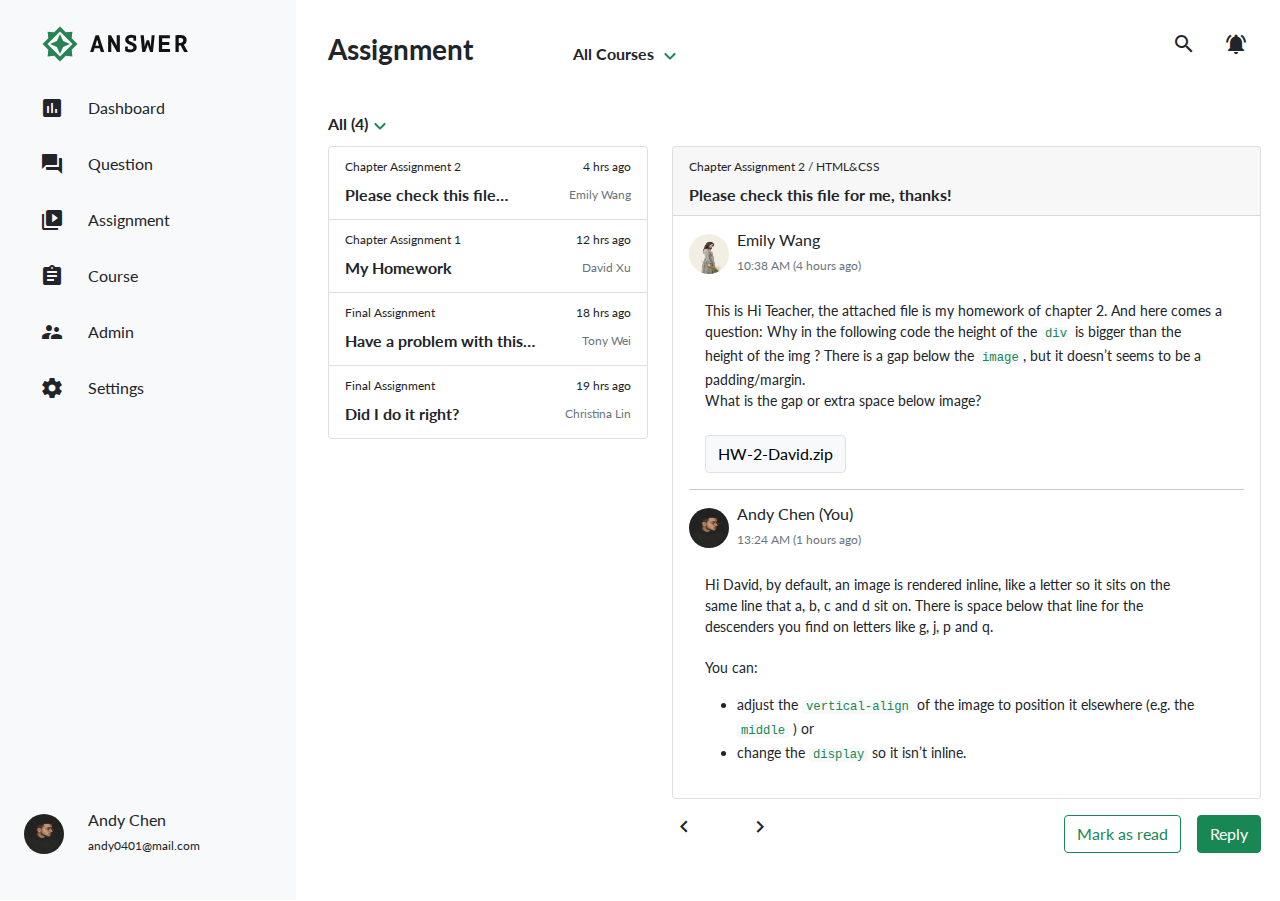
<file: index.html>
<!DOCTYPE html>
<html lang="en">

  <head>
    <meta charset="UTF-8">
    <meta name="viewport" content="width=device-width, initial-scale=1.0">
    <meta http-equiv="X-UA-Compatible" content="ie=edge">
    <title>Boostrap Index</title>
    <link rel="stylesheet" href="https://cdnjs.cloudflare.com/ajax/libs/font-awesome/5.13.0/css/all.min.css" />
    <link rel="stylesheet" href="./assets/style/all.css">
    <link rel="stylesheet" href="https://fonts.googleapis.com/css2?family=Material+Icons">
  </head>

  <body>
    <header>
      <nav class="nav nav-side flex-column justify-content-between bg-light ps-4 pe-4">
        <!-- 上半部 -->
        <div>
          <h1 class="logo ms-3 mt-4 mb-4">
            <a href="#">
              ANSWER
            </a>
          </h1>
          <a class="nav-link link-dark active" aria-current="page" href="#"> 
            <div class="icon-box">
              <div class="icon-box-item d-flex">
                <span class="material-icons pe-4">
                  assessment
                </span>
                <p>Dashboard</p>
              </div>
            </div>
          </a>
          <a class="nav-link link-dark active" aria-current="page" href="#">
            <div class="icon-box-item d-flex">
              <span class="material-icons pe-4">
                question_answer
              </span>
                <p>Question</p>
            </div>
          </a>
          <a class="nav-link link-dark active" aria-current="page" href="#"> 
            <div class="icon-box-item d-flex">
              <span class="material-icons pe-4">
                video_library
              </span>
              <p>Assignment</p>
            </div>
          </a>
          <a class="nav-link link-dark active" aria-current="page" href="#">
            <div class="icon-box-item d-flex">
              <span class="material-icons pe-4">
                assignment
              </span>
              <p>Course</p>
            </div>
          </a>
          <a class="nav-link link-dark active" aria-current="page" href="#">
            <div class="icon-box-item d-flex">
              <span class="material-icons pe-4">
                supervisor_account
              </span>
              <p>Admin</p>
            </div>
          </a>
          <a class="nav-link link-dark active" aria-current="page" href="#">
            <div class="icon-box-item d-flex">
              <span class="material-icons pe-4">
                settings
              </span>
              <p>Settings</p>
            </div>
          </a>
        </div>
        <!-- 下半部 -->
        <div class="d-flex align-items-center">
          <div>
            <img
              src="./assets/images/andychen.jpeg"
              alt="登入者頭像"
              class="user-img me-4"
            >
          </div>
          <div>
            <p class="user-title">
              Andy Chen
            </p>
            <span class="user-text">
              andy0401@mail.com
            </span>
          </div>
        </div>
      </nav>
    </header>
  
    <main>
  <section class="assignment">
    <nav class="nav justify-content-between">
      <div class="nav-header">
        <h2 class="d-inline fs-3 lh-sm fw-3 pe-5">Assignment</h2>
        <h3 class="d-inline ps-5">All Courses
          <img src="./assets/images/arrow_bottom.svg" alt="arrow">
        </h3>
      </div>
      <div class="nav-icon">
        <span class="material-icons pe-5">
          search
        </span>
        <span class="material-icons">
          notifications_active
        </span>
      </div>
    </nav>
    <div class="d-flex align-items-start">
    <!-- Left -->
    <div class="row">
      <h4>All (4)<img src="./assets/images/arrow_bottom.svg" alt="arrow"></h4>
      <div class="col-4">
        <div class="list-group" id="list-tab" role="tablist">
          <a class="list-group-item list-group-item-action" id="list-home-list" data-bs-toggle="list" href="#list-home" role="tab" aria-controls="list-home">
            <div class="list-header d-flex justify-content-between">
              <p class="gray-900">Chapter Assignment 2</p>
              <p>4 hrs ago</p>
            </div>
            <div class="list-content d-flex justify-content-between">
              <h4>Please check this file…</h4>
              <p>Emily Wang</p>
            </div>
          </a>
          <a class="list-group-item list-group-item-action" id="list-profile-list" data-bs-toggle="list" href="#list-profile" role="tab" aria-controls="list-profile">
            <div class="list-header d-flex justify-content-between">
              <p>Chapter Assignment 1</p>
              <p>12 hrs ago</p>
            </div>
            <div class="list-content d-flex justify-content-between">
              <h4>My Homework</h4>
              <p>David Xu</p>
            </div>
          </a>
          <a class="list-group-item list-group-item-action" id="list-messages-list" data-bs-toggle="list" href="#list-messages" role="tab" aria-controls="list-messages">
            <div class="list-header d-flex justify-content-between">
              <p>Final Assignment</p>
              <p>18 hrs ago</p>
            </div>
            <div class="list-content d-flex justify-content-between">
              <h4>Have a problem with this…</h4>
              <p>Tony Wei</p>
            </div>
          </a>
          <a class="list-group-item list-group-item-action" id="list-settings-list" data-bs-toggle="list" href="#list-settings" role="tab" aria-controls="list-settings">
            <div class="list-header d-flex justify-content-between">
              <p>Final Assignment</p>
              <p>19 hrs ago</p>
            </div>
            <div class="list-content d-flex justify-content-between">
              <h4>Did I do it right?</h4>
              <p>Christina Lin</p>
            </div>
          </a>
        </div>
      </div>
  </div>
    <!-- Right -->
    <div class="col-12 col-md-8 ps-4 personal">
    <div class="tab-content" id="nav-tabContent">
      <div class="tab-pane fade show active" id="list-home" role="tabpanel" aria-labelledby="list-home-list">
        <div class="card mb-3">
          <div class="card-header">
            <p>Chapter Assignment 2 / HTML&CSS</p>
            <h4>Please check this file for me, thanks!</h4>
          </div>
          <div class="card-body">
            <div class="d-flex align-items-center pb-4">
                <div>
                  <img
                    src="./assets/images/emilywang.jpeg"
                    alt="登入者頭像"
                    class="user-img me-2"
                  >
                </div>
                <div class="avator-content">
                  <p class="user-title">
                    Emily Wang
                  </p>
                  <span class="user-text">
                    10:38 AM (4 hours ago)
                  </span>
                </div>
            </div>
            <div class="d-flex card-content">
              <div class="flex-grow-1 ms-3">
                This is Hi Teacher, the attached file is my homework of chapter 2. And here comes a <br>question: Why in the following code the height of the <code class="text-success bg-light px-1 rounded-1">div</code> is bigger than the <br>height of the img ? There is a gap below the <code class="text-success bg-light px-1 rounded-1">image</code>, but it doesn’t seems to be a <br>padding/margin.<br> What is the gap or extra space below image?
              </div>
            </div>
            <div class="ms-3 pt-4">
              <a href="#" class="btn btn-light border" download="HW-2-David.zip">HW-2-David.zip</a>
            </div>
            <hr>
            <!-- 2 -->
              <div class="d-flex align-items-center pb-4">
                <div>
                  <img
                    src="./assets/images/andychen.jpeg"
                    alt="登入者頭像"
                    class="user-img me-2"
                  >
                </div>
                <div class="avator-content">
                  <p class="user-title">
                    Andy Chen (You)
                  </p>
                  <span class="user-text">
                    13:24 AM (1 hours ago)
                  </span>
                </div>
            </div>
            <div class="d-flex card-content">
              <div class="flex-grow-1 ms-3">
                Hi David, by default, an image is rendered inline, like a letter so it sits on the <br> same line that a, b, c and d sit on. There is space below that line for the<br>descenders you find on letters like g, j, p and q.<br>
                <p>You can:</p>
                <ul>
                  <li>adjust the <code class="text-success bg-light px-1 rounded-1">vertical-align</code> of the image to position it elsewhere (e.g. the <code class="text-success bg-light px-1 rounded-1">middle</code> ) or</li>
                  <li>change the <code class="text-success bg-light px-1 rounded-1">display</code> so it isn’t inline.</li>
                </ul>
              </div>
            </div>
          </div>
        </div>
      </div>
    </div>
    <div class="d-flex justify-content-between">
      <div class="icon">
        <span class="material-icons pe-5">
          keyboard_arrow_left
        </span>
        <span class="material-icons">
          keyboard_arrow_right
        </span>
      </div>
      <div class="d-flex justify-content-end pb-5">
        <button type="button" class="btn btn-outline-success me-3">Mark as read</button>
        <button type="button" class="btn btn-success">Reply</button>
      </div>
    </div>
  </div>
</div>
</section>
</main>
    <footer class="footer">
      <!-- footer -->
    </footer>

    <script src="./assets/js/vendors.js"></script>
    <script src="./assets/js/all.js"></script>
  </body>

</html>
</file>
